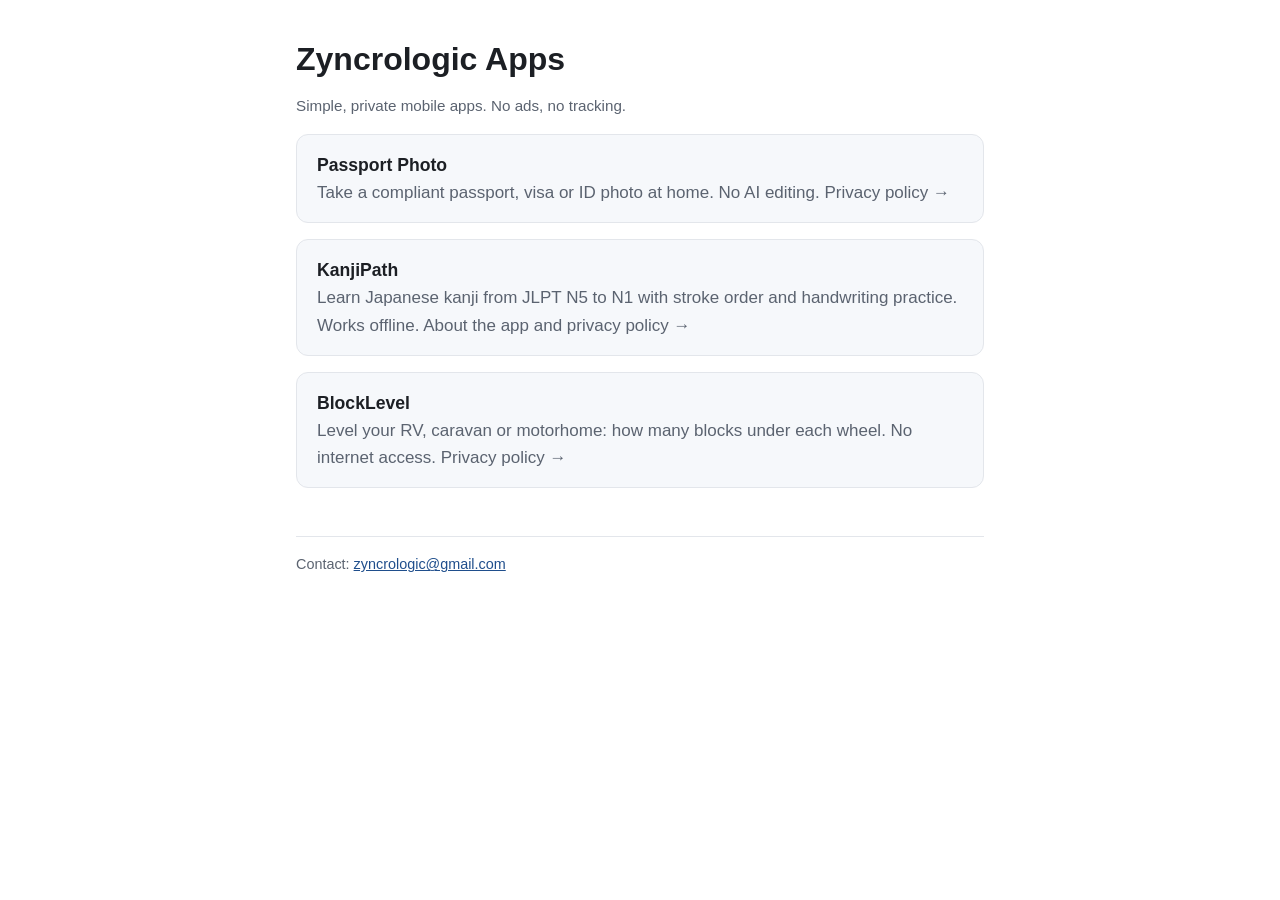
<file: index.html>
<!doctype html>
<html lang="en">
<head>
  <meta charset="utf-8">
  <meta name="viewport" content="width=device-width, initial-scale=1">
  <title>Zyncrologic Apps</title>
  <meta name="description" content="Simple, private mobile apps by Zyncrologic.">
  <link rel="stylesheet" href="style.css">
</head>
<body>
<main>
  <h1>Zyncrologic Apps</h1>
  <p class="muted">Simple, private mobile apps. No ads, no tracking.</p>

  <a class="app" href="passport-photo/privacy/">
    <strong>Passport Photo</strong>
    <span>Take a compliant passport, visa or ID photo at home. No AI editing. Privacy policy →</span>
  </a>

  <a class="app" href="kanjipath/">
    <strong>KanjiPath</strong>
    <span>Learn Japanese kanji from JLPT N5 to N1 with stroke order and handwriting practice. Works offline. About the app and privacy policy →</span>
  </a>

  <a class="app" href="blocklevel/privacy/">
    <strong>BlockLevel</strong>
    <span>Level your RV, caravan or motorhome: how many blocks under each wheel. No internet access. Privacy policy →</span>
  </a>

  <footer>
    Contact: <a href="mailto:zyncrologic@gmail.com">zyncrologic@gmail.com</a>
  </footer>
</main>
</body>
</html>
</file>
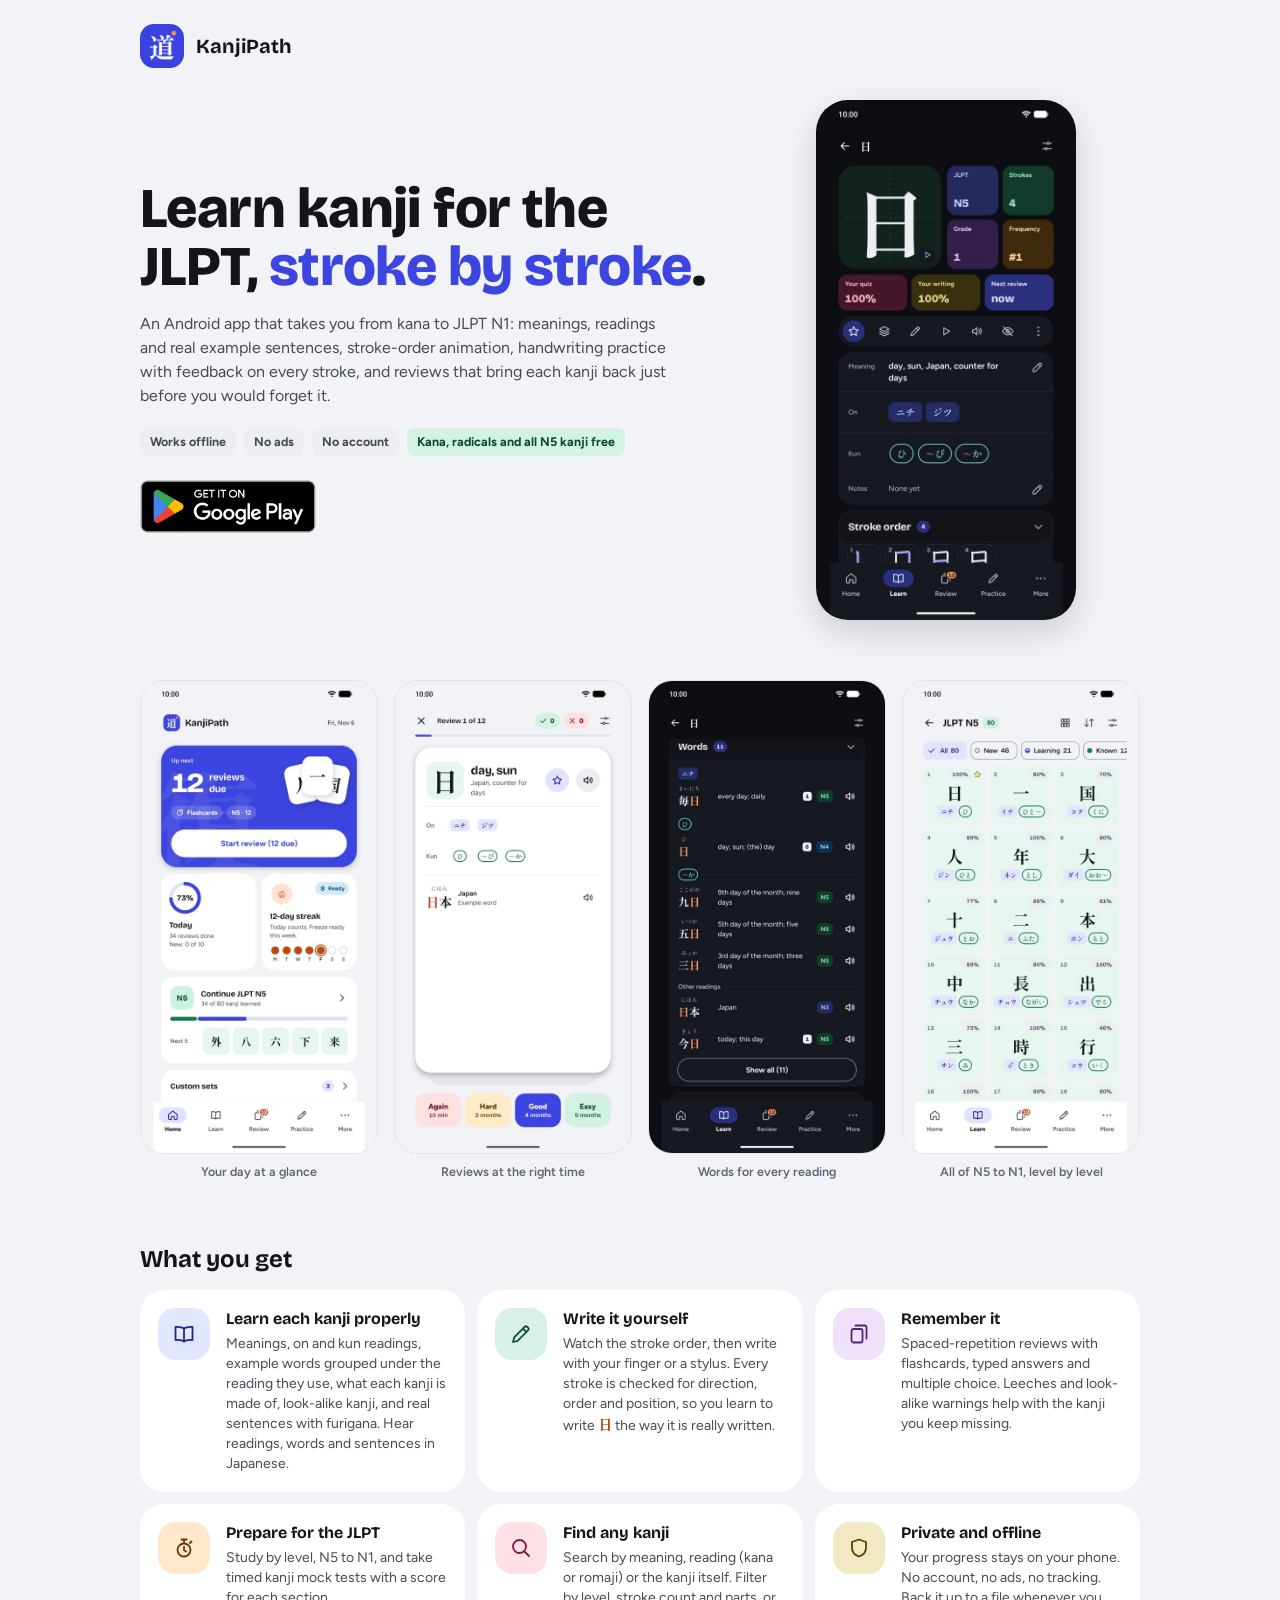
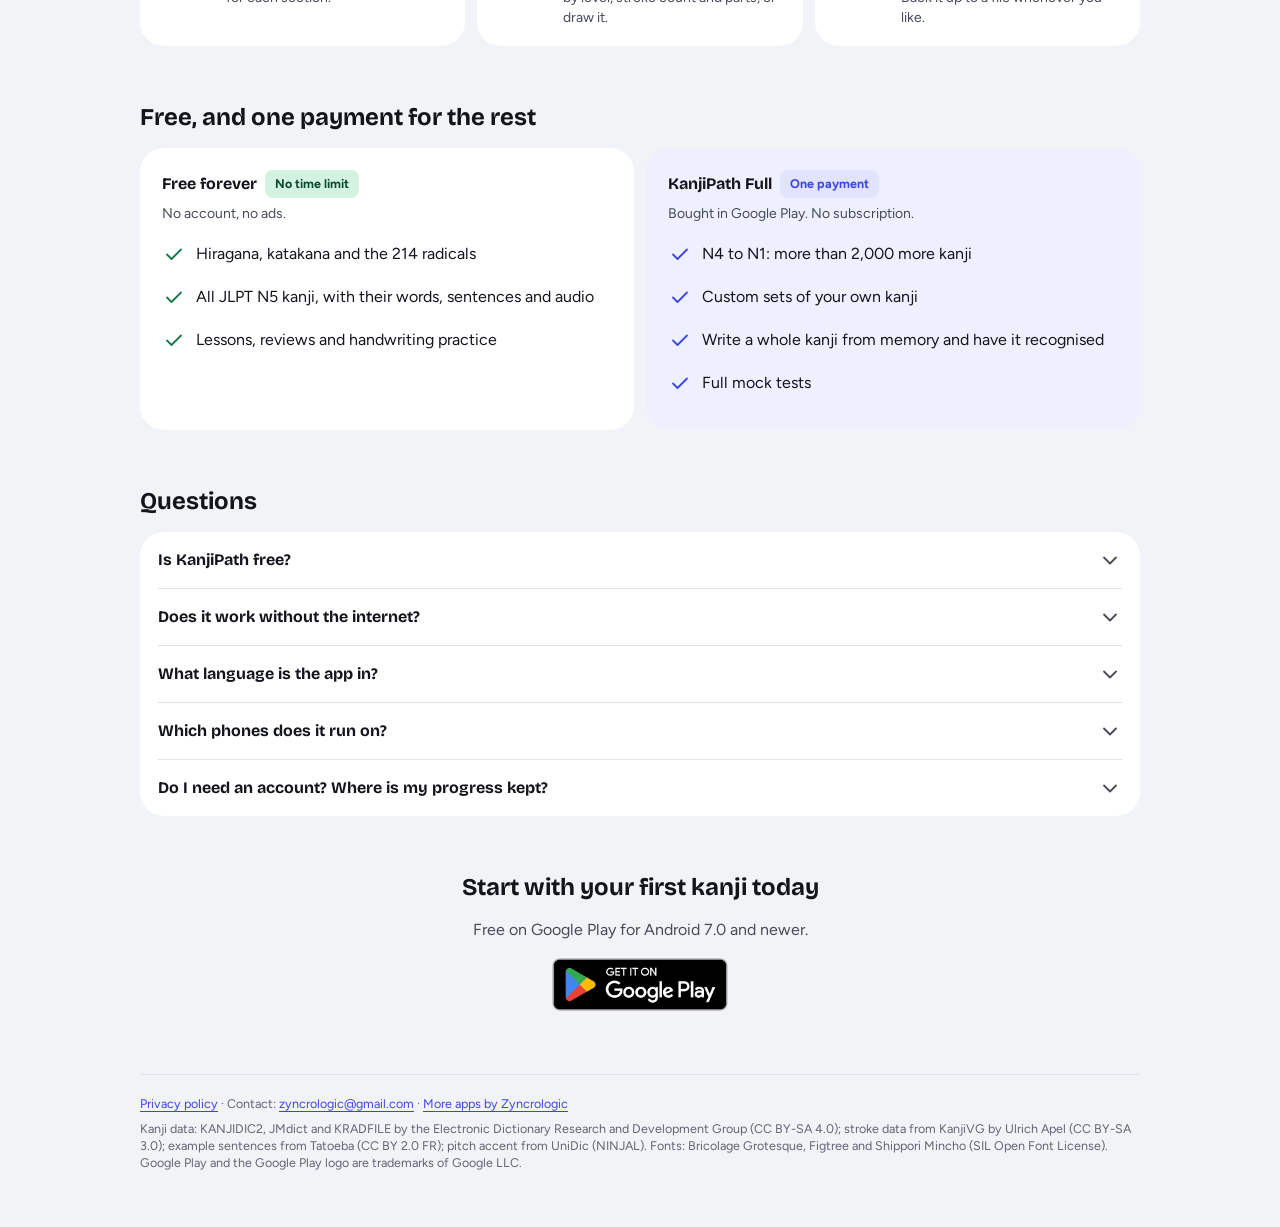
<file: kanjipath/index.html>
<!doctype html>
<html lang="en">
<head>
  <meta charset="utf-8">
  <meta name="viewport" content="width=device-width, initial-scale=1">
  <title>KanjiPath: JLPT Kanji Study App for Android (N5 to N1)</title>
  <meta name="description" content="Learn Japanese kanji for the JLPT, N5 to N1: stroke order, handwriting practice with feedback on every stroke, and spaced-repetition reviews. Works offline, no ads, no account. Kana, radicals and all N5 kanji free.">
  <link rel="canonical" href="https://zyncrologic-apps.github.io/kanjipath/">
  <link rel="icon" type="image/png" href="img/icon-192.png">
  <link rel="apple-touch-icon" href="img/icon-192.png">
  <meta name="theme-color" content="#f2f3f6" media="(prefers-color-scheme: light)">
  <meta name="theme-color" content="#0c0e13" media="(prefers-color-scheme: dark)">
  <meta property="og:type" content="website">
  <meta property="og:title" content="KanjiPath: JLPT Kanji Study">
  <meta property="og:description" content="From kana to JLPT N1, stroke by stroke. Offline Android app with handwriting practice and reviews.">
  <meta property="og:url" content="https://zyncrologic-apps.github.io/kanjipath/">
  <meta property="og:image" content="https://zyncrologic-apps.github.io/kanjipath/img/og-1024x500.jpg">
  <meta property="og:image:width" content="1024">
  <meta property="og:image:height" content="500">
  <meta name="twitter:card" content="summary_large_image">
  <link rel="preload" href="fonts/bricolage-grotesque.woff2" as="font" type="font/woff2" crossorigin>
  <link rel="preload" href="fonts/figtree.woff2" as="font" type="font/woff2" crossorigin>
  <link rel="stylesheet" href="kanjipath.css">
  <script type="application/ld+json">
  {
    "@context": "https://schema.org",
    "@type": "MobileApplication",
    "name": "KanjiPath: JLPT Kanji Study",
    "operatingSystem": "Android 7.0 or newer",
    "applicationCategory": "EducationalApplication",
    "inLanguage": "en",
    "description": "Learn Japanese kanji for the JLPT, N5 to N1, with stroke order, handwriting practice and spaced-repetition reviews. Works offline.",
    "image": "https://zyncrologic-apps.github.io/kanjipath/img/icon-512.png",
    "screenshot": "https://zyncrologic-apps.github.io/kanjipath/img/01-home.jpg",
    "installUrl": "https://play.google.com/store/apps/details?id=com.zyncrologic.kanjipath",
    "offers": { "@type": "Offer", "price": "0", "priceCurrency": "INR" },
    "publisher": { "@type": "Organization", "name": "Zyncrologic", "email": "zyncrologic@gmail.com" }
  }
  </script>
</head>
<body>
<main>
  <header class="top"><img src="img/icon-192.png" alt="" width="44" height="44"><span>KanjiPath</span></header>

  <section class="hero">
    <div>
      <h1>Learn kanji for the JLPT, <em>stroke by stroke</em>.</h1>
      <p class="lead">An Android app that takes you from kana to JLPT N1: meanings, readings and real example sentences,
        stroke-order animation, handwriting practice with feedback on every stroke, and reviews that bring each kanji back
        just before you would forget it.</p>
      <ul class="tags">
        <li class="tag">Works offline</li>
        <li class="tag">No ads</li>
        <li class="tag">No account</li>
        <li class="tag jade">Kana, radicals and all N5 kanji free</li>
      </ul>
      <a class="badge" href="https://play.google.com/store/apps/details?id=com.zyncrologic.kanjipath&amp;utm_source=website&amp;utm_campaign=landing"><img src="img/google-play-badge.png" alt="Get it on Google Play" width="646" height="250"></a>
    </div>
    <div class="phone"><img src="img/05-kanji-dark.jpg" alt="The kanji page for 日 in KanjiPath, in dark mode" width="540" height="1080"></div>
  </section>

  <section class="section" aria-label="Screenshots">
    <div class="shots">
    <figure><img src="img/01-home.jpg" alt="Home: reviews due, today's goal, the streak and the next five kanji" width="540" height="1080" loading="lazy"><figcaption>Your day at a glance</figcaption></figure>
    <figure><img src="img/08-review.jpg" alt="A review flashcard for 日 with its readings, an example word, and when it comes back for each answer" width="540" height="1080" loading="lazy"><figcaption>Reviews at the right time</figcaption></figure>
    <figure><img src="img/06-words-dark.jpg" alt="Words that use 日, grouped under each reading, with furigana, JLPT level and audio" width="540" height="1080" loading="lazy"><figcaption>Words for every reading</figcaption></figure>
    <figure><img src="img/02-compact.jpg" alt="JLPT N5 kanji as compact cards with meanings and readings" width="540" height="1080" loading="lazy"><figcaption>All of N5 to N1, level by level</figcaption></figure>
    </div>
  </section>

  <section class="section">
    <h2>What you get</h2>
    <div class="grid">
      <div class="card feature"><div class="icon-tile lapis"><svg class="i" viewBox="0 0 24 24" aria-hidden="true"><path d="M12 6.5C10 5 7 4.5 3.5 5v13c3.5-.5 6.5 0 8.5 1.5 2-1.5 5-2 8.5-1.5V5C17 4.5 14 5 12 6.5zM12 6.5v13"/></svg></div><div><h3>Learn each kanji properly</h3><p>Meanings, on and kun readings, example words grouped under the reading they use, what each kanji is made of, look-alike kanji, and real sentences with furigana. Hear readings, words and sentences in Japanese.</p></div></div>
      <div class="card feature"><div class="icon-tile jade"><svg class="i" viewBox="0 0 24 24" aria-hidden="true"><path d="M4 20l1.2-4.6L15.6 5a2 2 0 0 1 2.8 0l.6.6a2 2 0 0 1 0 2.8L8.6 18.8zM14 6.6l3.4 3.4"/></svg></div><div><h3>Write it yourself</h3><p>Watch the stroke order, then write with your finger or a stylus. Every stroke is checked for direction, order and position, so you learn to write <span class="jp" lang="ja">日</span> the way it is really written.</p></div></div>
      <div class="card feature"><div class="icon-tile amethyst"><svg class="i" viewBox="0 0 24 24" aria-hidden="true"><path d="M8.5 3.5h9a2 2 0 0 1 2 2v11M6.5 7h7a2 2 0 0 1 2 2v9.5a2 2 0 0 1-2 2h-7a2 2 0 0 1-2-2V9a2 2 0 0 1 2-2z"/></svg></div><div><h3>Remember it</h3><p>Spaced-repetition reviews with flashcards, typed answers and multiple choice. Leeches and look-alike warnings help with the kanji you keep missing.</p></div></div>
      <div class="card feature"><div class="icon-tile amber"><svg class="i" viewBox="0 0 24 24" aria-hidden="true"><path d="M12 7.5a6.5 6.5 0 1 1 0 13 6.5 6.5 0 0 1 0-13zM12 11v3l2 1.5M9.5 3.5h5M12 3.5v4M18 7l1.5-1.5"/></svg></div><div><h3>Prepare for the JLPT</h3><p>Study by level, N5 to N1, and take timed kanji mock tests with a score for each section.</p></div></div>
      <div class="card feature"><div class="icon-tile rose"><svg class="i" viewBox="0 0 24 24" aria-hidden="true"><path d="M10.5 4a6.5 6.5 0 1 1 0 13 6.5 6.5 0 0 1 0-13zM15.5 15.5 20 20"/></svg></div><div><h3>Find any kanji</h3><p>Search by meaning, reading (kana or romaji) or the kanji itself. Filter by level, stroke count and parts, or draw it.</p></div></div>
      <div class="card feature"><div class="icon-tile gold"><svg class="i" viewBox="0 0 24 24" aria-hidden="true"><path d="M12 3.5 5 6v5.5c0 4.5 3 7.7 7 9 4-1.3 7-4.5 7-9V6z"/></svg></div><div><h3>Private and offline</h3><p>Your progress stays on your phone. No account, no ads, no tracking. Back it up to a file whenever you like.</p></div></div>
    </div>
  </section>

  <section class="section">
    <h2>Free, and one payment for the rest</h2>
    <div class="tiers">
      <div class="card tier">
        <div class="tier-head"><h3>Free forever</h3><span class="tag jade">No time limit</span></div>
        <p class="note">No account, no ads.</p>
        <ul>
          <li><span class="check"><svg class="i" viewBox="0 0 24 24" aria-hidden="true"><path d="M5 12.5l4.5 4.5L19 7.5"/></svg></span><span>Hiragana, katakana and the 214 radicals</span></li>
          <li><span class="check"><svg class="i" viewBox="0 0 24 24" aria-hidden="true"><path d="M5 12.5l4.5 4.5L19 7.5"/></svg></span><span>All JLPT N5 kanji, with their words, sentences and audio</span></li>
          <li><span class="check"><svg class="i" viewBox="0 0 24 24" aria-hidden="true"><path d="M5 12.5l4.5 4.5L19 7.5"/></svg></span><span>Lessons, reviews and handwriting practice</span></li>
        </ul>
      </div>
      <div class="card tier full">
        <div class="tier-head"><h3>KanjiPath Full</h3><span class="tag ai">One payment</span></div>
        <p class="note">Bought in Google Play. No subscription.</p>
        <ul>
          <li><span class="check"><svg class="i" viewBox="0 0 24 24" aria-hidden="true"><path d="M5 12.5l4.5 4.5L19 7.5"/></svg></span><span>N4 to N1: more than 2,000 more kanji</span></li>
          <li><span class="check"><svg class="i" viewBox="0 0 24 24" aria-hidden="true"><path d="M5 12.5l4.5 4.5L19 7.5"/></svg></span><span>Custom sets of your own kanji</span></li>
          <li><span class="check"><svg class="i" viewBox="0 0 24 24" aria-hidden="true"><path d="M5 12.5l4.5 4.5L19 7.5"/></svg></span><span>Write a whole kanji from memory and have it recognised</span></li>
          <li><span class="check"><svg class="i" viewBox="0 0 24 24" aria-hidden="true"><path d="M5 12.5l4.5 4.5L19 7.5"/></svg></span><span>Full mock tests</span></li>
        </ul>
      </div>
    </div>
  </section>

  <section class="section">
    <h2>Questions</h2>
    <div class="card options">
      <details><summary>Is KanjiPath free?<svg class="i" viewBox="0 0 24 24" aria-hidden="true"><path d="M6 9.5l6 6 6-6"/></svg></summary><p>Yes. Kana, radicals and every JLPT N5 kanji are free for good, with lessons, reviews and writing practice. KanjiPath Full unlocks N4 to N1 and a few extra tools with a single in-app purchase; the price is shown in Google Play.</p></details>
      <details><summary>Does it work without the internet?<svg class="i" viewBox="0 0 24 24" aria-hidden="true"><path d="M6 9.5l6 6 6-6"/></svg></summary><p>Yes. Everything you study is inside the app. You only need a connection to buy KanjiPath Full and, once, to download the handwriting-recognition model that Full's free-draw mode uses.</p></details>
      <details><summary>What language is the app in?<svg class="i" viewBox="0 0 24 24" aria-hidden="true"><path d="M6 9.5l6 6 6-6"/></svg></summary><p>English. Japanese is shown in Japanese script with furigana (kana over the kanji), and you can search by reading in kana or romaji.</p></details>
      <details><summary>Which phones does it run on?<svg class="i" viewBox="0 0 24 24" aria-hidden="true"><path d="M6 9.5l6 6 6-6"/></svg></summary><p>Phones with Android 7.0 or newer.</p></details>
      <details><summary>Do I need an account? Where is my progress kept?<svg class="i" viewBox="0 0 24 24" aria-hidden="true"><path d="M6 9.5l6 6 6-6"/></svg></summary><p>No account. Your progress stays on your phone, and you can back it up to a file and restore it on another phone. A KanjiPath Full purchase comes back automatically on any phone with your Google account.</p></details>
    </div>
  </section>

  <section class="section cta">
    <h2>Start with your first kanji today</h2>
    <p>Free on Google Play for Android 7.0 and newer.</p>
    <a class="badge" href="https://play.google.com/store/apps/details?id=com.zyncrologic.kanjipath&amp;utm_source=website&amp;utm_campaign=landing"><img src="img/google-play-badge.png" alt="Get it on Google Play" width="646" height="250"></a>
  </section>

  <footer>
    <p><a href="privacy/">Privacy policy</a> · Contact: <a href="mailto:zyncrologic@gmail.com">zyncrologic@gmail.com</a> · <a href="../">More apps by Zyncrologic</a></p>
    <p>Kanji data: KANJIDIC2, JMdict and KRADFILE by the Electronic Dictionary Research and Development Group (CC BY-SA 4.0); stroke data from KanjiVG by Ulrich Apel (CC BY-SA 3.0); example sentences from Tatoeba (CC BY 2.0 FR); pitch accent from UniDic (NINJAL). Fonts: Bricolage Grotesque, Figtree and Shippori Mincho (SIL Open Font License). Google Play and the Google Play logo are trademarks of Google LLC.</p>
  </footer>
</main>
</body>
</html>
</file>
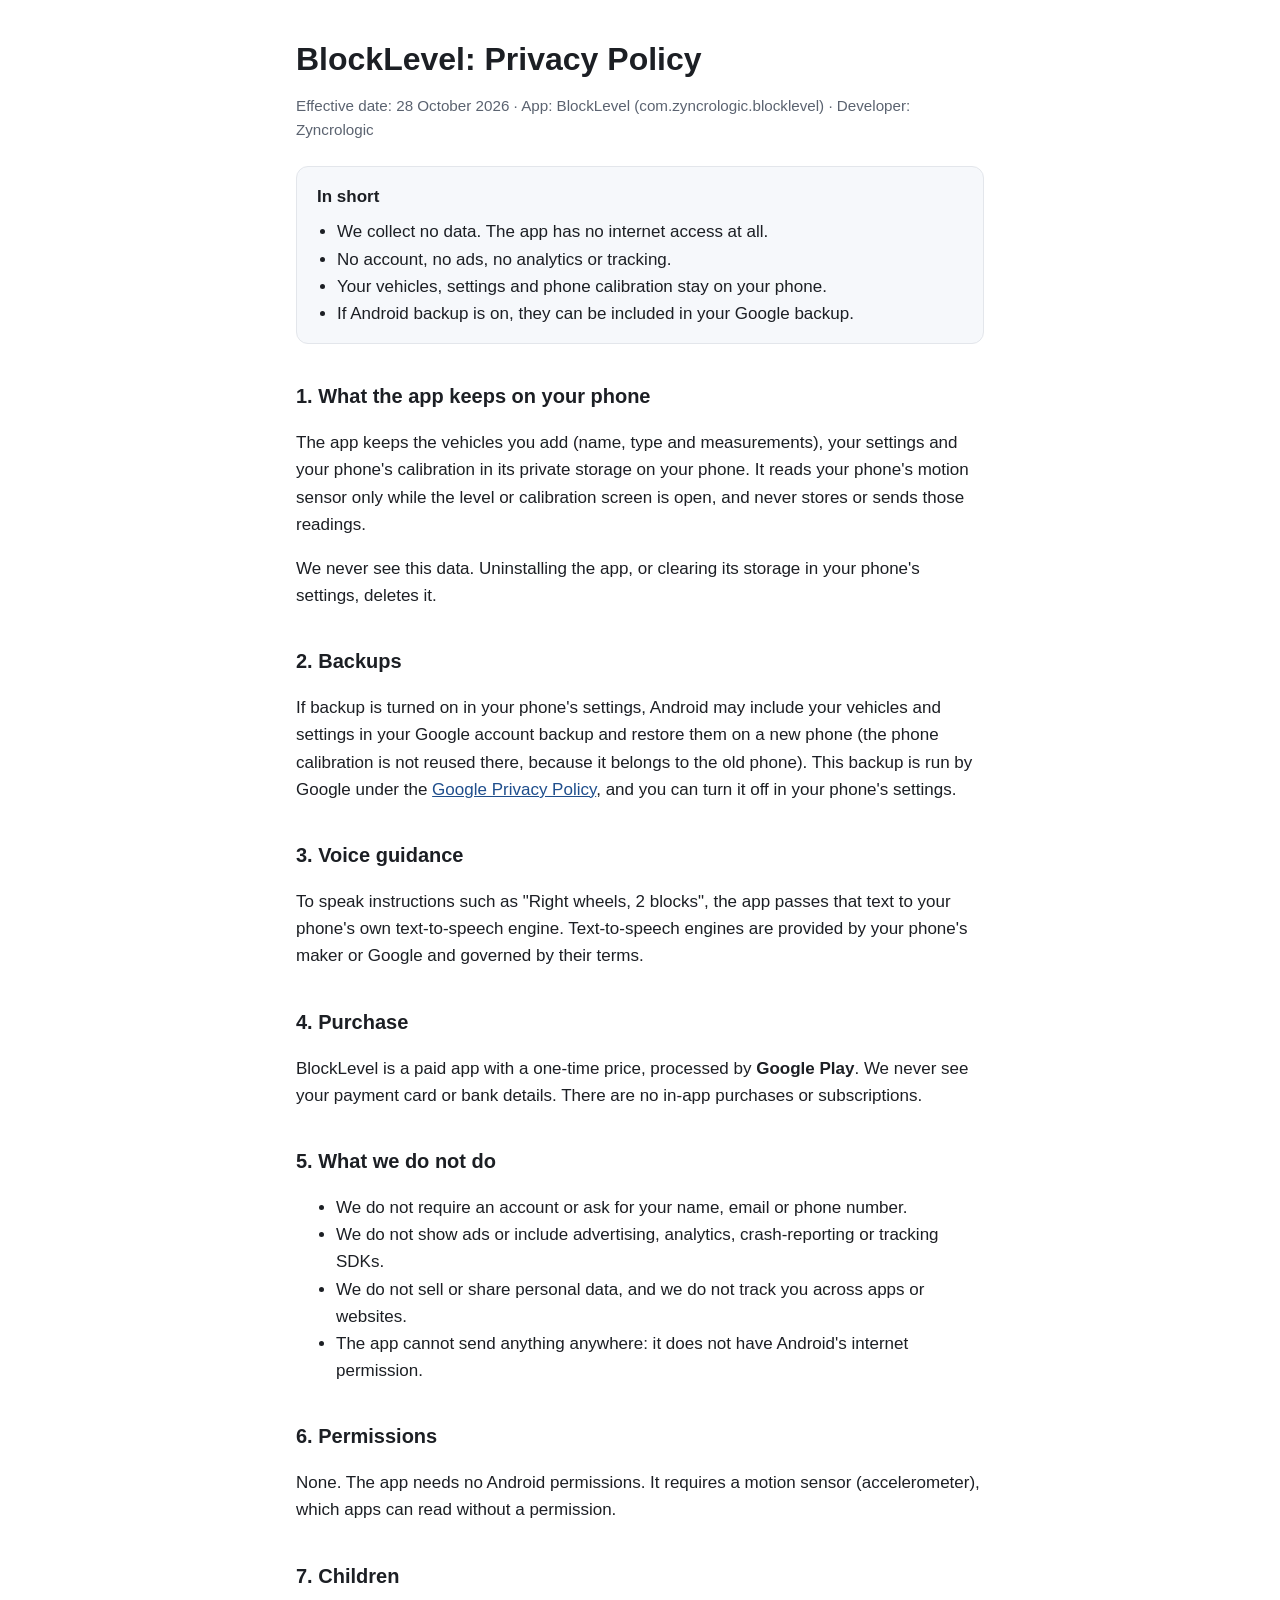
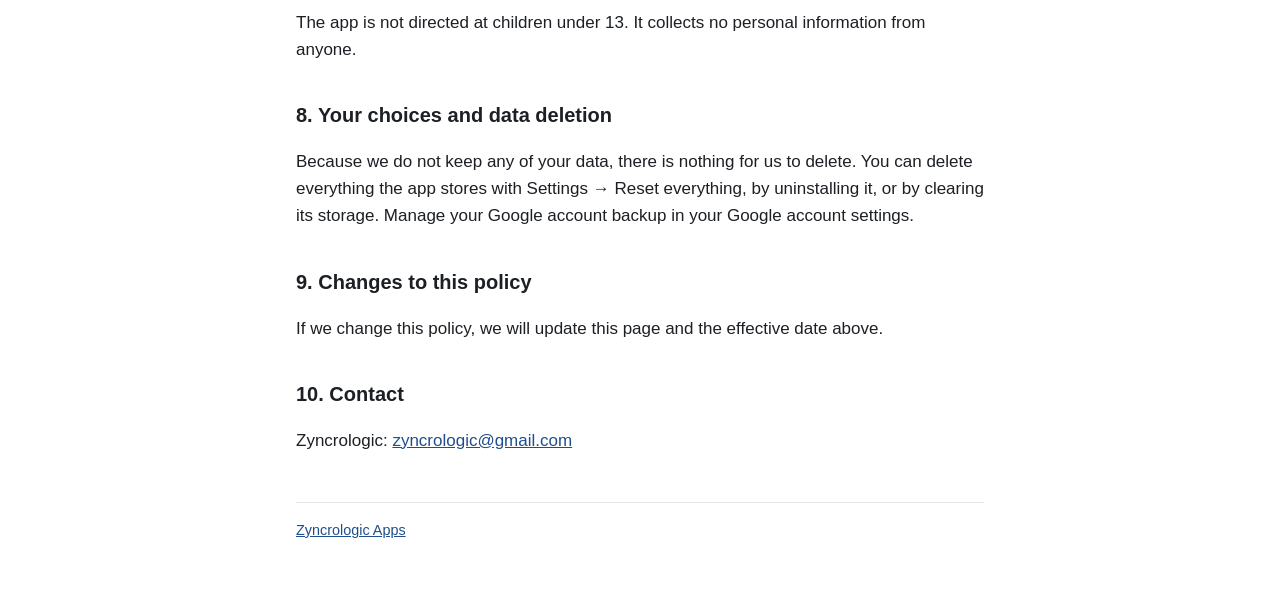
<file: blocklevel/privacy/index.html>
<!doctype html>
<html lang="en">
<head>
  <meta charset="utf-8">
  <meta name="viewport" content="width=device-width, initial-scale=1">
  <title>BlockLevel Privacy Policy</title>
  <meta name="description" content="Privacy policy for the BlockLevel RV and caravan leveling app by Zyncrologic. No data collected, no internet access, no ads.">
  <link rel="stylesheet" href="../../style.css">
</head>
<body>
<main>
  <h1>BlockLevel: Privacy Policy</h1>
  <p class="muted">Effective date: 28 October 2026 · App: BlockLevel (com.zyncrologic.blocklevel) · Developer: Zyncrologic</p>

  <div class="summary">
    <strong>In short</strong>
    <ul>
      <li>We collect no data. The app has no internet access at all.</li>
      <li>No account, no ads, no analytics or tracking.</li>
      <li>Your vehicles, settings and phone calibration stay on your phone.</li>
      <li>If Android backup is on, they can be included in your Google backup.</li>
    </ul>
  </div>

  <h2>1. What the app keeps on your phone</h2>
  <p>The app keeps the vehicles you add (name, type and measurements), your settings and your phone's calibration in its private storage on your phone. It reads your phone's motion sensor only while the level or calibration screen is open, and never stores or sends those readings.</p>
  <p>We never see this data. Uninstalling the app, or clearing its storage in your phone's settings, deletes it.</p>

  <h2>2. Backups</h2>
  <p>If backup is turned on in your phone's settings, Android may include your vehicles and settings in your Google account backup and restore them on a new phone (the phone calibration is not reused there, because it belongs to the old phone). This backup is run by Google under the <a href="https://policies.google.com/privacy">Google Privacy Policy</a>, and you can turn it off in your phone's settings.</p>

  <h2>3. Voice guidance</h2>
  <p>To speak instructions such as "Right wheels, 2 blocks", the app passes that text to your phone's own text-to-speech engine. Text-to-speech engines are provided by your phone's maker or Google and governed by their terms.</p>

  <h2>4. Purchase</h2>
  <p>BlockLevel is a paid app with a one-time price, processed by <strong>Google Play</strong>. We never see your payment card or bank details. There are no in-app purchases or subscriptions.</p>

  <h2>5. What we do not do</h2>
  <ul>
    <li>We do not require an account or ask for your name, email or phone number.</li>
    <li>We do not show ads or include advertising, analytics, crash-reporting or tracking SDKs.</li>
    <li>We do not sell or share personal data, and we do not track you across apps or websites.</li>
    <li>The app cannot send anything anywhere: it does not have Android's internet permission.</li>
  </ul>

  <h2>6. Permissions</h2>
  <p>None. The app needs no Android permissions. It requires a motion sensor (accelerometer), which apps can read without a permission.</p>

  <h2>7. Children</h2>
  <p>The app is not directed at children under 13. It collects no personal information from anyone.</p>

  <h2>8. Your choices and data deletion</h2>
  <p>Because we do not keep any of your data, there is nothing for us to delete. You can delete everything the app stores with Settings → Reset everything, by uninstalling it, or by clearing its storage. Manage your Google account backup in your Google account settings.</p>

  <h2>9. Changes to this policy</h2>
  <p>If we change this policy, we will update this page and the effective date above.</p>

  <h2>10. Contact</h2>
  <p>Zyncrologic: <a href="mailto:zyncrologic@gmail.com">zyncrologic@gmail.com</a></p>

  <footer>
    <a href="../../">Zyncrologic Apps</a>
  </footer>
</main>
</body>
</html>
</file>
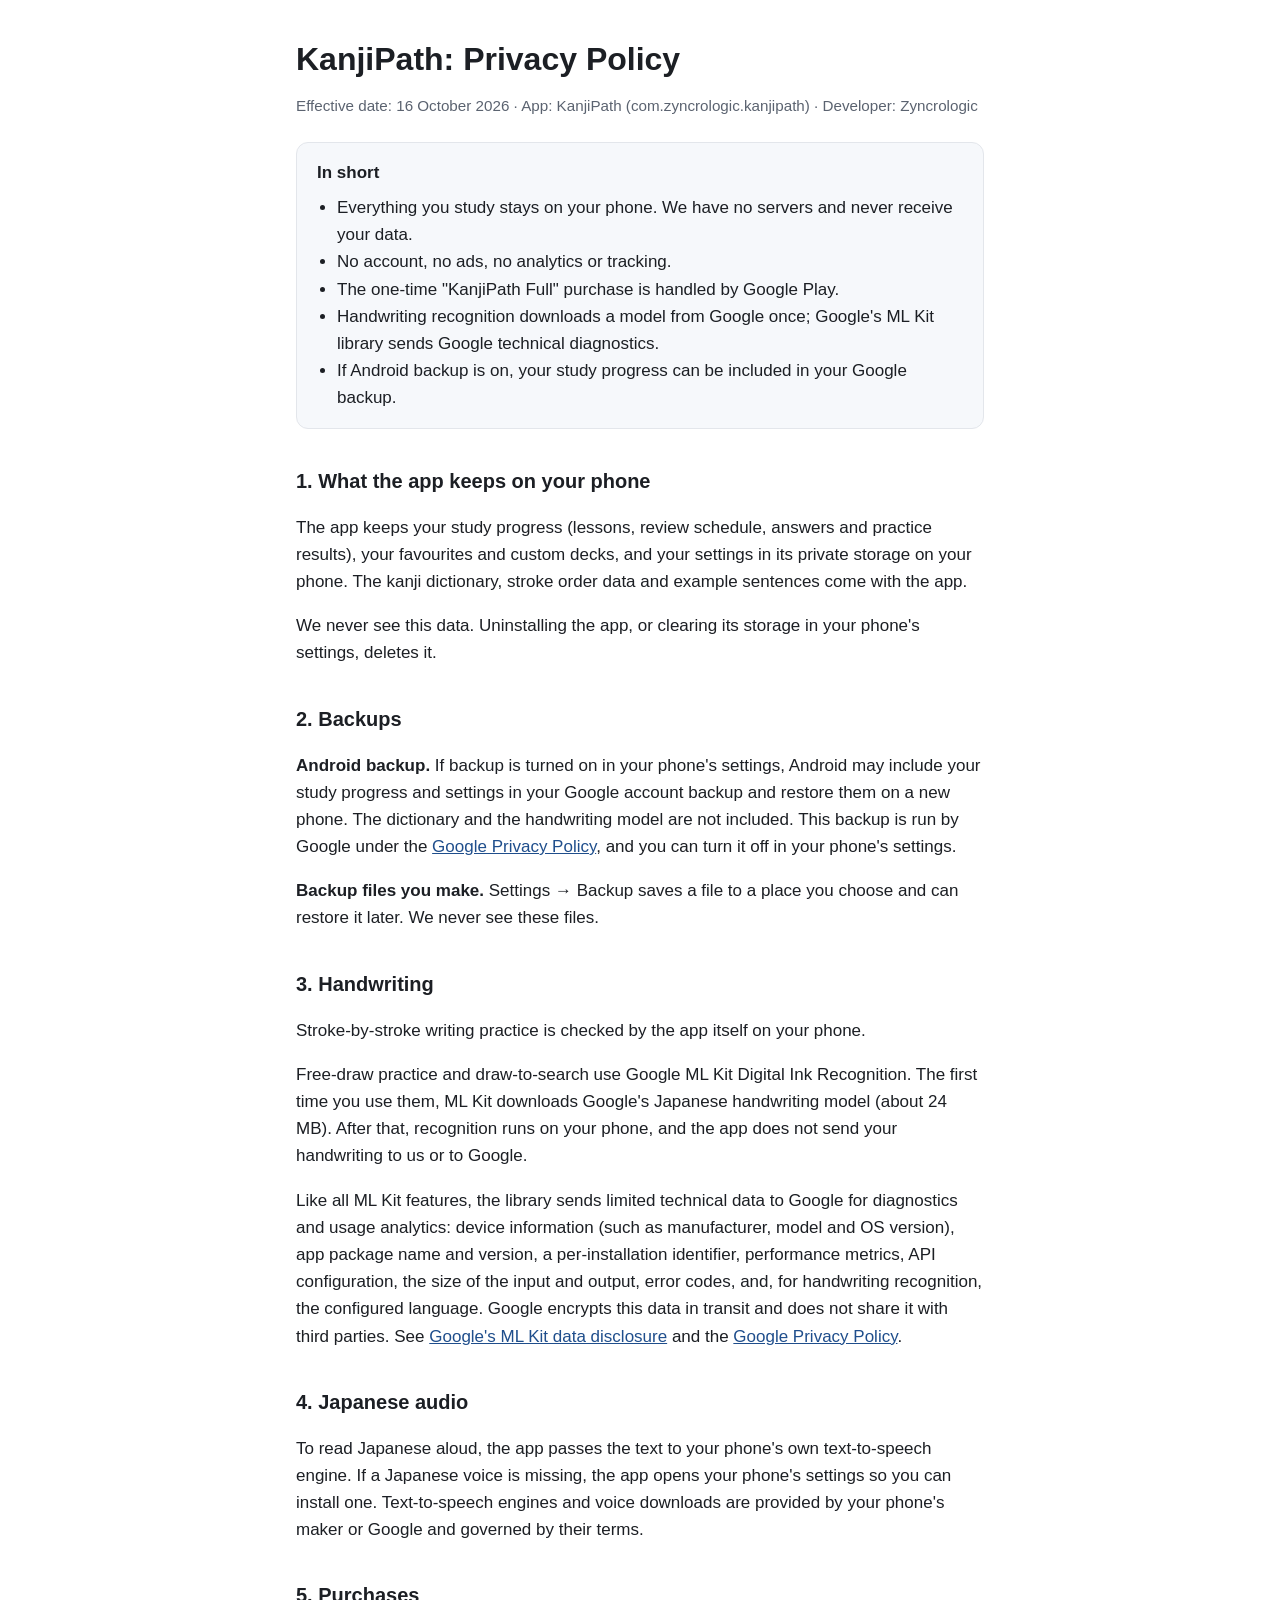
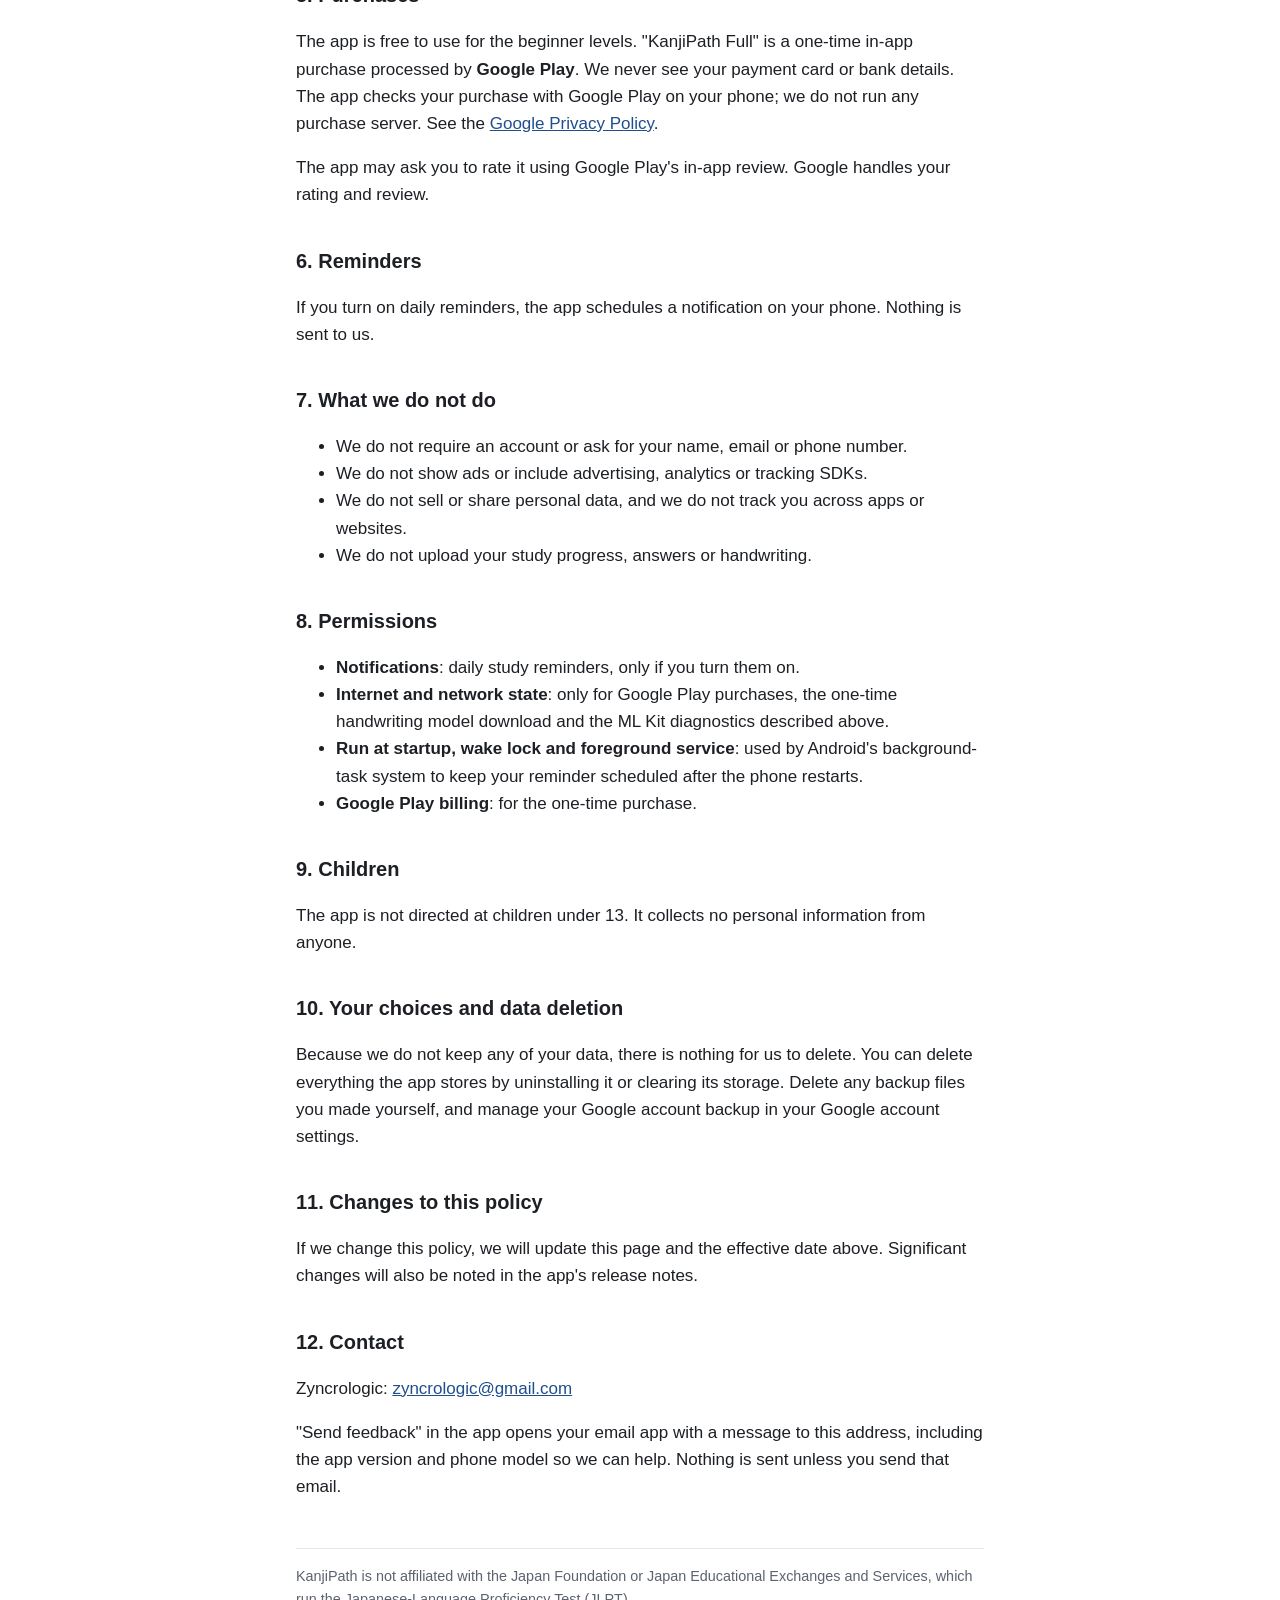
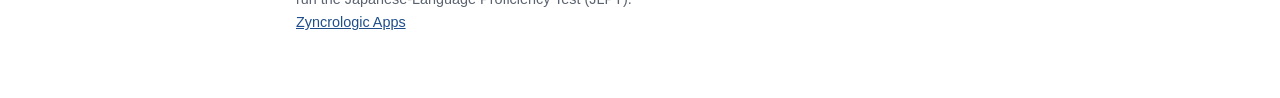
<file: kanjipath/privacy/index.html>
<!doctype html>
<html lang="en">
<head>
  <meta charset="utf-8">
  <meta name="viewport" content="width=device-width, initial-scale=1">
  <title>KanjiPath Privacy Policy</title>
  <meta name="description" content="Privacy policy for the KanjiPath app by Zyncrologic. Your study data stays on your phone. No account, no ads, no tracking.">
  <link rel="stylesheet" href="../../style.css">
</head>
<body>
<main>
  <h1>KanjiPath: Privacy Policy</h1>
  <p class="muted">Effective date: 16 October 2026 · App: KanjiPath (com.zyncrologic.kanjipath) · Developer: Zyncrologic</p>

  <div class="summary">
    <strong>In short</strong>
    <ul>
      <li>Everything you study stays on your phone. We have no servers and never receive your data.</li>
      <li>No account, no ads, no analytics or tracking.</li>
      <li>The one-time "KanjiPath Full" purchase is handled by Google Play.</li>
      <li>Handwriting recognition downloads a model from Google once; Google's ML Kit library sends Google technical diagnostics.</li>
      <li>If Android backup is on, your study progress can be included in your Google backup.</li>
    </ul>
  </div>

  <h2>1. What the app keeps on your phone</h2>
  <p>The app keeps your study progress (lessons, review schedule, answers and practice results), your favourites and custom decks, and your settings in its private storage on your phone. The kanji dictionary, stroke order data and example sentences come with the app.</p>
  <p>We never see this data. Uninstalling the app, or clearing its storage in your phone's settings, deletes it.</p>

  <h2>2. Backups</h2>
  <p><strong>Android backup.</strong> If backup is turned on in your phone's settings, Android may include your study progress and settings in your Google account backup and restore them on a new phone. The dictionary and the handwriting model are not included. This backup is run by Google under the <a href="https://policies.google.com/privacy">Google Privacy Policy</a>, and you can turn it off in your phone's settings.</p>
  <p><strong>Backup files you make.</strong> Settings → Backup saves a file to a place you choose and can restore it later. We never see these files.</p>

  <h2>3. Handwriting</h2>
  <p>Stroke-by-stroke writing practice is checked by the app itself on your phone.</p>
  <p>Free-draw practice and draw-to-search use Google ML Kit Digital Ink Recognition. The first time you use them, ML Kit downloads Google's Japanese handwriting model (about 24 MB). After that, recognition runs on your phone, and the app does not send your handwriting to us or to Google.</p>
  <p>Like all ML Kit features, the library sends limited technical data to Google for diagnostics and usage analytics: device information (such as manufacturer, model and OS version), app package name and version, a per-installation identifier, performance metrics, API configuration, the size of the input and output, error codes, and, for handwriting recognition, the configured language. Google encrypts this data in transit and does not share it with third parties. See <a href="https://developers.google.com/ml-kit/android-data-disclosure">Google's ML Kit data disclosure</a> and the <a href="https://policies.google.com/privacy">Google Privacy Policy</a>.</p>

  <h2>4. Japanese audio</h2>
  <p>To read Japanese aloud, the app passes the text to your phone's own text-to-speech engine. If a Japanese voice is missing, the app opens your phone's settings so you can install one. Text-to-speech engines and voice downloads are provided by your phone's maker or Google and governed by their terms.</p>

  <h2>5. Purchases</h2>
  <p>The app is free to use for the beginner levels. "KanjiPath Full" is a one-time in-app purchase processed by <strong>Google Play</strong>. We never see your payment card or bank details. The app checks your purchase with Google Play on your phone; we do not run any purchase server. See the <a href="https://policies.google.com/privacy">Google Privacy Policy</a>.</p>
  <p>The app may ask you to rate it using Google Play's in-app review. Google handles your rating and review.</p>

  <h2>6. Reminders</h2>
  <p>If you turn on daily reminders, the app schedules a notification on your phone. Nothing is sent to us.</p>

  <h2>7. What we do not do</h2>
  <ul>
    <li>We do not require an account or ask for your name, email or phone number.</li>
    <li>We do not show ads or include advertising, analytics or tracking SDKs.</li>
    <li>We do not sell or share personal data, and we do not track you across apps or websites.</li>
    <li>We do not upload your study progress, answers or handwriting.</li>
  </ul>

  <h2>8. Permissions</h2>
  <ul>
    <li><strong>Notifications</strong>: daily study reminders, only if you turn them on.</li>
    <li><strong>Internet and network state</strong>: only for Google Play purchases, the one-time handwriting model download and the ML Kit diagnostics described above.</li>
    <li><strong>Run at startup, wake lock and foreground service</strong>: used by Android's background-task system to keep your reminder scheduled after the phone restarts.</li>
    <li><strong>Google Play billing</strong>: for the one-time purchase.</li>
  </ul>

  <h2>9. Children</h2>
  <p>The app is not directed at children under 13. It collects no personal information from anyone.</p>

  <h2>10. Your choices and data deletion</h2>
  <p>Because we do not keep any of your data, there is nothing for us to delete. You can delete everything the app stores by uninstalling it or clearing its storage. Delete any backup files you made yourself, and manage your Google account backup in your Google account settings.</p>

  <h2>11. Changes to this policy</h2>
  <p>If we change this policy, we will update this page and the effective date above. Significant changes will also be noted in the app's release notes.</p>

  <h2>12. Contact</h2>
  <p>Zyncrologic: <a href="mailto:zyncrologic@gmail.com">zyncrologic@gmail.com</a></p>
  <p>"Send feedback" in the app opens your email app with a message to this address, including the app version and phone model so we can help. Nothing is sent unless you send that email.</p>

  <footer>
    KanjiPath is not affiliated with the Japan Foundation or Japan Educational Exchanges and Services, which run the Japanese-Language Proficiency Test (JLPT).<br>
    <a href="../../">Zyncrologic Apps</a>
  </footer>
</main>
</body>
</html>
</file>
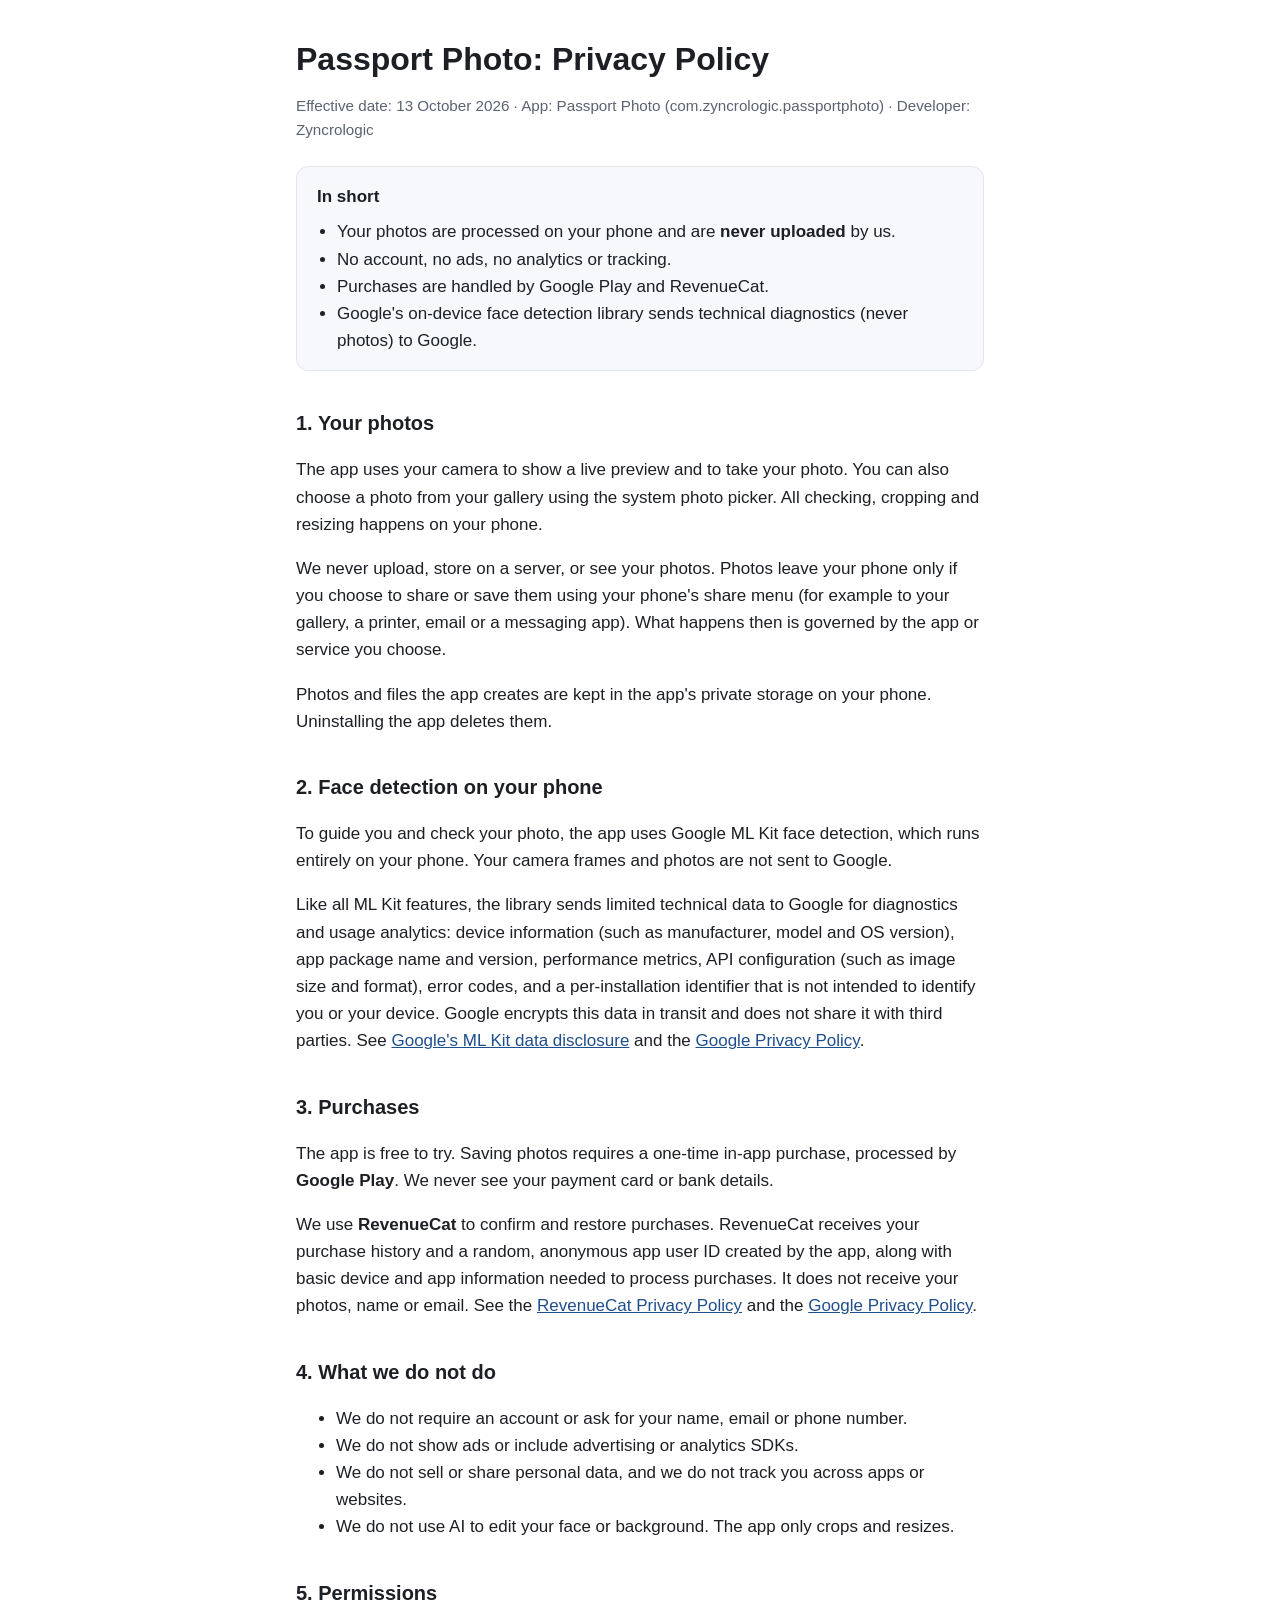
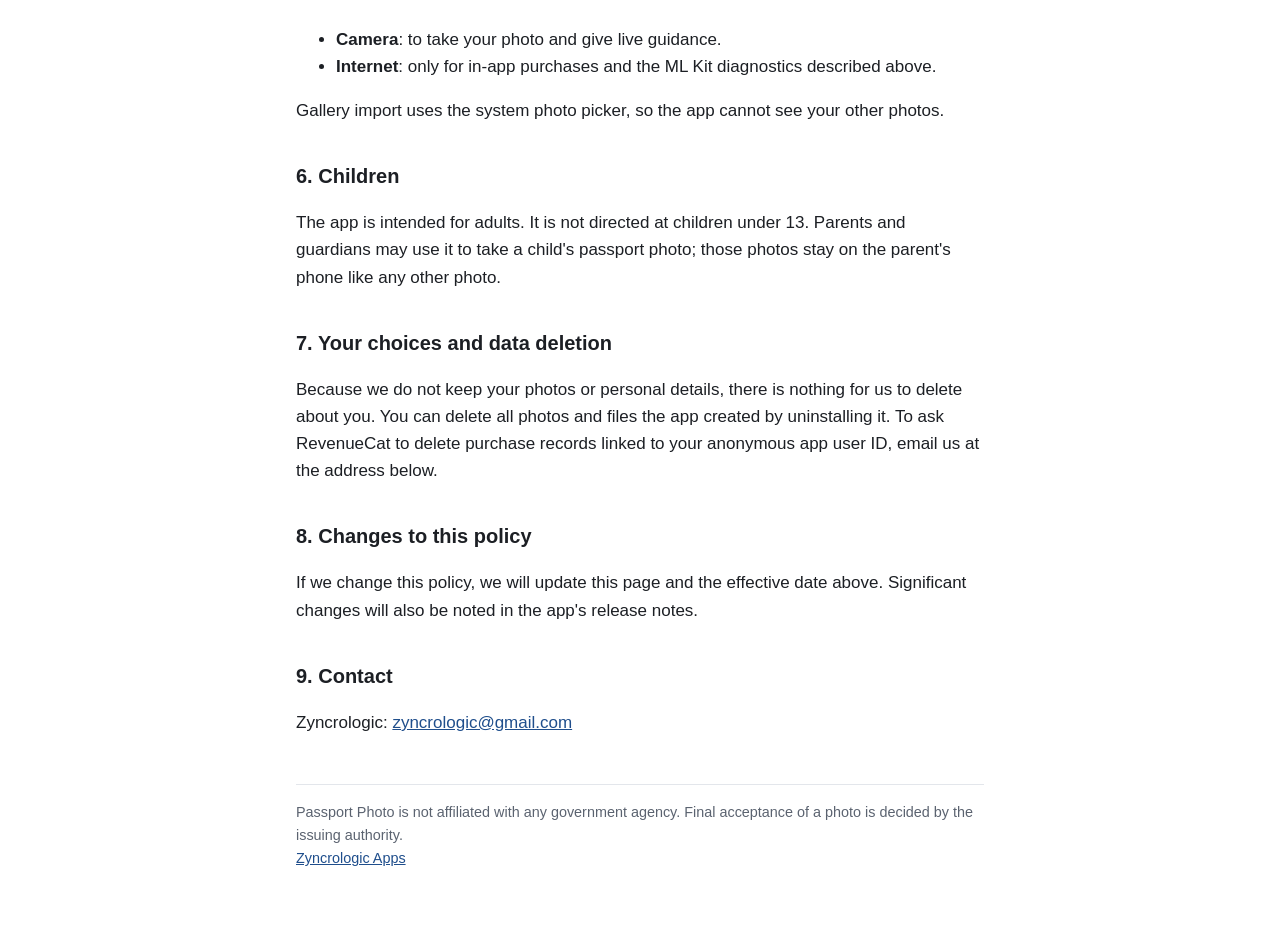
<file: passport-photo/privacy/index.html>
<!doctype html>
<html lang="en">
<head>
  <meta charset="utf-8">
  <meta name="viewport" content="width=device-width, initial-scale=1">
  <title>Passport Photo Privacy Policy</title>
  <meta name="description" content="Privacy policy for the Passport Photo app by Zyncrologic. Your photos are processed on your phone and never uploaded.">
  <link rel="stylesheet" href="../../style.css">
</head>
<body>
<main>
  <h1>Passport Photo: Privacy Policy</h1>
  <p class="muted">Effective date: 13 October 2026 · App: Passport Photo (com.zyncrologic.passportphoto) · Developer: Zyncrologic</p>

  <div class="summary">
    <strong>In short</strong>
    <ul>
      <li>Your photos are processed on your phone and are <strong>never uploaded</strong> by us.</li>
      <li>No account, no ads, no analytics or tracking.</li>
      <li>Purchases are handled by Google Play and RevenueCat.</li>
      <li>Google's on-device face detection library sends technical diagnostics (never photos) to Google.</li>
    </ul>
  </div>

  <h2>1. Your photos</h2>
  <p>The app uses your camera to show a live preview and to take your photo. You can also choose a photo from your gallery using the system photo picker. All checking, cropping and resizing happens on your phone.</p>
  <p>We never upload, store on a server, or see your photos. Photos leave your phone only if you choose to share or save them using your phone's share menu (for example to your gallery, a printer, email or a messaging app). What happens then is governed by the app or service you choose.</p>
  <p>Photos and files the app creates are kept in the app's private storage on your phone. Uninstalling the app deletes them.</p>

  <h2>2. Face detection on your phone</h2>
  <p>To guide you and check your photo, the app uses Google ML Kit face detection, which runs entirely on your phone. Your camera frames and photos are not sent to Google.</p>
  <p>Like all ML Kit features, the library sends limited technical data to Google for diagnostics and usage analytics: device information (such as manufacturer, model and OS version), app package name and version, performance metrics, API configuration (such as image size and format), error codes, and a per-installation identifier that is not intended to identify you or your device. Google encrypts this data in transit and does not share it with third parties. See <a href="https://developers.google.com/ml-kit/android-data-disclosure">Google's ML Kit data disclosure</a> and the <a href="https://policies.google.com/privacy">Google Privacy Policy</a>.</p>

  <h2>3. Purchases</h2>
  <p>The app is free to try. Saving photos requires a one-time in-app purchase, processed by <strong>Google Play</strong>. We never see your payment card or bank details.</p>
  <p>We use <strong>RevenueCat</strong> to confirm and restore purchases. RevenueCat receives your purchase history and a random, anonymous app user ID created by the app, along with basic device and app information needed to process purchases. It does not receive your photos, name or email. See the <a href="https://www.revenuecat.com/privacy">RevenueCat Privacy Policy</a> and the <a href="https://policies.google.com/privacy">Google Privacy Policy</a>.</p>

  <h2>4. What we do not do</h2>
  <ul>
    <li>We do not require an account or ask for your name, email or phone number.</li>
    <li>We do not show ads or include advertising or analytics SDKs.</li>
    <li>We do not sell or share personal data, and we do not track you across apps or websites.</li>
    <li>We do not use AI to edit your face or background. The app only crops and resizes.</li>
  </ul>

  <h2>5. Permissions</h2>
  <ul>
    <li><strong>Camera</strong>: to take your photo and give live guidance.</li>
    <li><strong>Internet</strong>: only for in-app purchases and the ML Kit diagnostics described above.</li>
  </ul>
  <p>Gallery import uses the system photo picker, so the app cannot see your other photos.</p>

  <h2>6. Children</h2>
  <p>The app is intended for adults. It is not directed at children under 13. Parents and guardians may use it to take a child's passport photo; those photos stay on the parent's phone like any other photo.</p>

  <h2>7. Your choices and data deletion</h2>
  <p>Because we do not keep your photos or personal details, there is nothing for us to delete about you. You can delete all photos and files the app created by uninstalling it. To ask RevenueCat to delete purchase records linked to your anonymous app user ID, email us at the address below.</p>

  <h2>8. Changes to this policy</h2>
  <p>If we change this policy, we will update this page and the effective date above. Significant changes will also be noted in the app's release notes.</p>

  <h2>9. Contact</h2>
  <p>Zyncrologic: <a href="mailto:zyncrologic@gmail.com">zyncrologic@gmail.com</a></p>

  <footer>
    Passport Photo is not affiliated with any government agency. Final acceptance of a photo is decided by the issuing authority.<br>
    <a href="../../">Zyncrologic Apps</a>
  </footer>
</main>
</body>
</html>
</file>
<file: style.css>
:root {
  --bg: #ffffff;
  --text: #1c1f24;
  --muted: #5b6370;
  --accent: #1f4e8c;
  --line: #e3e6eb;
  --card: #f6f8fb;
}

@media (prefers-color-scheme: dark) {
  :root {
    --bg: #121418;
    --text: #e8eaee;
    --muted: #a3abb8;
    --accent: #8db4ea;
    --line: #2a2f37;
    --card: #1a1d23;
  }
}

* { box-sizing: border-box; }

body {
  margin: 0;
  background: var(--bg);
  color: var(--text);
  font: 17px/1.6 -apple-system, BlinkMacSystemFont, "Segoe UI", Roboto, sans-serif;
}

main {
  max-width: 720px;
  margin: 0 auto;
  padding: 40px 16px 64px;
}

h1 { font-size: 2rem; line-height: 1.2; margin: 0 0 8px; }
h2 { font-size: 1.25rem; margin: 36px 0 8px; }
p, li { color: var(--text); }
a { color: var(--accent); }
.muted { color: var(--muted); font-size: 0.95rem; }

.summary {
  background: var(--card);
  border: 1px solid var(--line);
  border-radius: 12px;
  padding: 16px 20px;
  margin: 24px 0;
}
.summary ul { margin: 8px 0 0; padding-left: 20px; }

.app {
  display: block;
  background: var(--card);
  border: 1px solid var(--line);
  border-radius: 12px;
  padding: 16px 20px;
  margin: 16px 0;
  text-decoration: none;
}
.app strong { color: var(--text); font-size: 1.1rem; }
.app span { display: block; color: var(--muted); }

footer {
  border-top: 1px solid var(--line);
  margin-top: 48px;
  padding-top: 16px;
  color: var(--muted);
  font-size: 0.9rem;
}
</file>
<file: kanjipath/kanjipath.css>
/*
 * KanjiPath's page, in the app's "Ai & Sumi" design system (kanji-app/docs/DESIGN.md): the same colour roles, the
 * bundled faces (Bricolage Grotesque for headings and numbers, Figtree for text, Shippori Mincho for Japanese), the
 * corner scale (tag 8 · tile 16 · card 24 · hero 32), flat white cards on the grey ground, one raised element (the
 * hero phone), no gradients and no shadows in lists. Fonts are self-hosted (SIL OFL, see fonts/LICENSE.txt).
 */
@font-face {
  font-family: "Bricolage Grotesque";
  src: url("fonts/bricolage-grotesque.woff2") format("woff2");
  font-weight: 200 800;
  font-stretch: 75% 100%;
  font-display: swap;
}
@font-face {
  font-family: "Figtree";
  src: url("fonts/figtree.woff2") format("woff2");
  font-weight: 300 900;
  font-display: swap;
}
@font-face {
  font-family: "Shippori Mincho";
  src: url("fonts/shippori-mincho-bold.woff2") format("woff2");
  font-weight: 700;
  font-display: swap;
}

:root {
  color-scheme: light dark;
  /* Colour roles (DESIGN.md §2) */
  --ai: #3d45e0;
  --ai-container: #e1e3ff;
  --ai-soft: #eeefff;
  --ink: #13151b;
  --ink2: #464b57;
  --ink3: #5f6574;
  --ground: #f2f3f6;
  --card: #ffffff;
  --surface2: #eceef2;
  --hairline: #e0e3e9;
  --kaki: #bc4711;
  --success: #16794b;
  --success-container: #d3f2e2;
  --on-success-container: #0a4a2d;
  /* Stat tones: container / content */
  --lapis-c: #e3e6ff; --lapis: #1e2a8c;
  --jade-c: #d7f1e6; --jade: #0b5038;
  --amethyst-c: #efe1f9; --amethyst: #55217a;
  --amber-c: #ffe8cc; --amber: #663800;
  --rose-c: #ffe0e6; --rose: #84173a;
  --gold-c: #f2e9c2; --gold: #574300;
  /* Shape and space (DESIGN.md §4) */
  --r-tag: 8px;
  --r-tile: 16px;
  --r-card: 24px;
  --r-hero: 32px;
  --gutter: 20px;
  --section: 56px;
}

@media (prefers-color-scheme: dark) {
  :root {
    --ai: #a8adff;
    --ai-container: #2b307e;
    --ai-soft: #1a1d40;
    --ink: #edeff4;
    --ink2: #b3b8c5;
    --ink3: #959bab;
    --ground: #0c0e13;
    --card: #161920;
    --surface2: #1c1f28;
    --hairline: #272b36;
    --kaki: #ff9c6b;
    --success: #62d59d;
    --success-container: #0f3b28;
    --on-success-container: #bdf3d7;
    --lapis-c: #232a5e; --lapis: #c7cbff;
    --jade-c: #123b2c; --jade: #9ce8c6;
    --amethyst-c: #33204a; --amethyst: #e2c3f7;
    --amber-c: #3f2a0d; --amber: #ffd39c;
    --rose-c: #46172a; --rose: #ffb8c9;
    --gold-c: #38300f; --gold: #edd98a;
  }
}

* { box-sizing: border-box; }

html { -webkit-text-size-adjust: 100%; }

body {
  margin: 0;
  background: var(--ground);
  color: var(--ink);
  font: 400 16px/24px "Figtree", system-ui, -apple-system, "Segoe UI", Roboto, sans-serif;
}

a { color: var(--ai); text-underline-offset: 3px; }

.jp { font-family: "Shippori Mincho", "Hiragino Mincho ProN", "Yu Mincho", serif; font-weight: 700; }

main {
  max-width: 1040px;
  margin: 0 auto;
  padding: 24px var(--gutter) 48px;
}

/* Type scale (DESIGN.md §2): display / headline in Bricolage, the rest in Figtree */
h1, h2, h3 { font-family: "Bricolage Grotesque", "Figtree", sans-serif; font-optical-sizing: auto; margin: 0; }
h1 { font-weight: 800; font-size: 40px; line-height: 44px; letter-spacing: -0.01em; }
h2 { font-weight: 700; font-size: 24px; line-height: 30px; }
h3 { font-weight: 700; font-size: 16px; line-height: 22px; }

.section { margin-top: var(--section); }
.section > h2 { margin-bottom: 16px; }

/* Header: the seal and the name */
.top { display: flex; align-items: center; gap: 12px; }
.top img { width: 44px; height: 44px; border-radius: 14px; display: block; }
.top span { font: 700 20px/26px "Bricolage Grotesque", sans-serif; }

/* Hero */
.hero { display: grid; gap: 32px; margin-top: 32px; align-items: center; }
.hero h1 em { font-style: normal; color: var(--ai); }
.lead { color: var(--ink2); margin: 16px 0 20px; max-width: 34em; }

/* Tags (8 px corners, Figtree Bold) */
.tags { display: flex; flex-wrap: wrap; gap: 8px; margin: 0 0 24px; padding: 0; list-style: none; }
.tag {
  display: inline-flex; align-items: center; gap: 6px;
  min-height: 28px; padding: 4px 10px;
  border-radius: var(--r-tag);
  background: var(--surface2); color: var(--ink2);
  font: 700 12.5px/16px "Figtree", sans-serif;
}
.tag.jade { background: var(--success-container); color: var(--on-success-container); }
.tag.ai { background: var(--ai-container); color: var(--ai); }
.tag svg { width: 16px; height: 16px; }

/* Google's badge (unchanged artwork, as their brand rules ask) */
.badge { display: inline-block; border-radius: 12px; }
.badge img { display: block; width: 200px; height: auto; margin: -12px; }

/* The hero phone: the page's one raised element */
.phone { justify-self: center; }
.phone img {
  display: block; width: 260px; max-width: 72vw; height: auto;
  border-radius: var(--r-hero);
  box-shadow: 0 12px 32px rgba(19, 21, 27, 0.16);
}

/* Screenshots: flat, a hairline, card corners */
.shots {
  display: flex; gap: 16px; overflow-x: auto; scroll-snap-type: x mandatory;
  margin: 0 calc(-1 * var(--gutter)); padding: 4px var(--gutter) 8px;
}
.shots figure { margin: 0; flex: 0 0 auto; width: 220px; scroll-snap-align: start; }
.shots img { display: block; width: 100%; height: auto; border-radius: var(--r-card); border: 1px solid var(--hairline); }
.shots figcaption { margin-top: 10px; text-align: center; color: var(--ink3); font: 600 12.5px/16px "Figtree", sans-serif; }

/* Feature cards: a toned 52 px icon tile, a title and its line (the More rows' pattern) */
.grid { display: grid; gap: 12px; grid-template-columns: 1fr; }
.card { background: var(--card); border-radius: var(--r-card); padding: 18px; }
.feature { display: flex; gap: 16px; align-items: flex-start; }
.feature p { margin: 4px 0 0; color: var(--ink2); font-size: 14px; line-height: 20px; }
.icon-tile {
  flex: 0 0 52px; width: 52px; height: 52px; border-radius: 17px;
  display: grid; place-items: center;
}
.icon-tile svg, .options svg, .check svg { width: 24px; height: 24px; }
svg.i { fill: none; stroke: currentColor; stroke-width: 1.8; stroke-linecap: round; stroke-linejoin: round; }
.lapis { background: var(--lapis-c); color: var(--lapis); }
.jade { background: var(--jade-c); color: var(--jade); }
.amethyst { background: var(--amethyst-c); color: var(--amethyst); }
.amber { background: var(--amber-c); color: var(--amber); }
.rose { background: var(--rose-c); color: var(--rose); }
.gold { background: var(--gold-c); color: var(--gold); }
.feature .jp { color: var(--kaki); }

/* Free and Full: a flat card and a tinted one */
.tiers { display: grid; gap: 12px; grid-template-columns: 1fr; }
.tier { padding: 22px; }
.tier.full { background: var(--ai-soft); }
.tier-head { display: flex; align-items: center; gap: 8px; flex-wrap: wrap; }
.tier .note { margin: 6px 0 12px; color: var(--ink2); font-size: 14px; line-height: 20px; }
.tier ul { list-style: none; margin: 0; padding: 0; }
.tier li { display: flex; gap: 10px; align-items: flex-start; padding: 6px 0; }
.check { flex: 0 0 24px; color: var(--success); }
.full .check { color: var(--ai); }

/* Questions: an options card with hairlines between rows */
.options { padding: 0 18px; }
.options details + details { border-top: 1px solid var(--hairline); }
.options summary {
  list-style: none; cursor: pointer;
  display: flex; align-items: center; justify-content: space-between; gap: 12px;
  min-height: 56px; padding: 12px 0;
  font: 700 16px/22px "Bricolage Grotesque", sans-serif;
}
.options summary::-webkit-details-marker { display: none; }
.options summary svg { flex: 0 0 24px; color: var(--ink2); transition: transform 200ms ease; }
.options details[open] summary svg { transform: rotate(180deg); }
.options details p { margin: 0 0 16px; color: var(--ink2); font-size: 14px; line-height: 20px; }
@media (prefers-reduced-motion: reduce) { .options summary svg { transition: none; } }

/* Closing call to action */
.cta { text-align: center; }
.cta p { color: var(--ink2); margin: 8px 0 16px; }

footer {
  margin-top: var(--section); padding-top: 20px;
  border-top: 1px solid var(--hairline);
  color: var(--ink3); font-size: 12.5px; line-height: 17px;
}
footer p { margin: 0 0 8px; }

a:focus-visible, summary:focus-visible { outline: 2px solid var(--ai); outline-offset: 3px; border-radius: 8px; }

@media (min-width: 720px) {
  .grid { grid-template-columns: repeat(2, 1fr); }
  .tiers { grid-template-columns: repeat(2, 1fr); }
}
@media (min-width: 900px) {
  h1 { font-size: 56px; line-height: 58px; }
  .hero { grid-template-columns: 1.2fr 0.8fr; }
  .grid { grid-template-columns: repeat(3, 1fr); }
  .shots { margin: 0; padding-inline: 0; }
  .shots figure { width: calc((100% - 48px) / 4); }
}
@media (max-width: 899px) { .phone { display: none; } }
</file>
